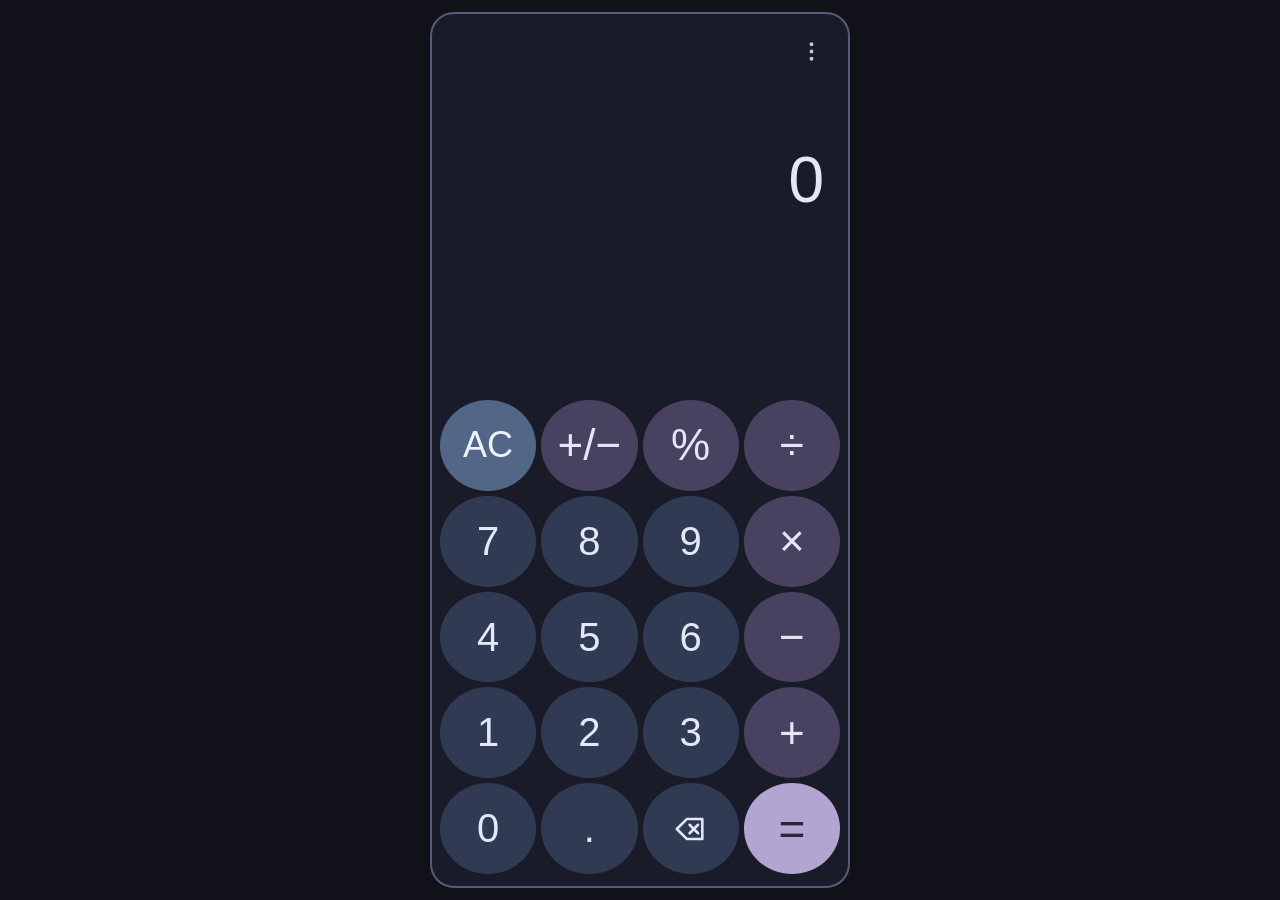
<file: Calculator Project/index.html>
<!DOCTYPE html>
<html lang="en">
<head>
  <meta charset="UTF-8">
  <meta name="viewport" content="width=device-width, initial-scale=1.0">
  <meta name="theme-color" content="#191c28">
  <title>Simple Calculator</title>
  <link rel="stylesheet" href="style.css">
</head>
<body>
  <main class="calculator" aria-label="Calculator">
    <!-- Keyboard help -->
    <div class="toolbar">
      <button id="help-button" class="icon-button" aria-label="Show keyboard help" aria-expanded="false" aria-controls="help-panel">
        <svg viewBox="0 0 24 24" aria-hidden="true"><circle cx="12" cy="5" r="1"/><circle cx="12" cy="12" r="1"/><circle cx="12" cy="19" r="1"/></svg>
      </button>
    </div>
    <section id="help-panel" class="panel" hidden>
      <h2>Keyboard help</h2>
      <p>Type numbers and +, -, *, or /.</p>
      <p>Enter or = : calculate<br>Backspace : delete<br>Escape : clear</p>
      <p>This calculator works one step at a time.<br>% divides the displayed number by 100.</p>
    </section>

    <!-- Calculator display -->
    <div class="screen">
      <div id="previous" class="previous"></div>
      <output id="display" aria-live="polite" aria-atomic="true">0</output>
      <p id="message" role="status"></p>
    </div>

    <!-- Calculator buttons -->
    <div class="buttons">
      <button class="key clear" data-value="AC">AC</button>
      <button class="key operator" data-value="sign" aria-label="Change sign">+/−</button>
      <button class="key operator" data-value="%" aria-label="Percent">%</button>
      <button class="key operator" data-value="/" aria-label="Divide">÷</button>

      <button class="key" data-value="7">7</button>
      <button class="key" data-value="8">8</button>
      <button class="key" data-value="9">9</button>
      <button class="key operator" data-value="*" aria-label="Multiply">×</button>

      <button class="key" data-value="4">4</button>
      <button class="key" data-value="5">5</button>
      <button class="key" data-value="6">6</button>
      <button class="key operator" data-value="-" aria-label="Subtract">−</button>

      <button class="key" data-value="1">1</button>
      <button class="key" data-value="2">2</button>
      <button class="key" data-value="3">3</button>
      <button class="key operator" data-value="+" aria-label="Add">+</button>

      <button class="key" data-value="0">0</button>
      <button class="key" data-value="." aria-label="Decimal point">.</button>
      <button class="key" data-value="DEL" aria-label="Delete last character">
        <svg viewBox="0 0 24 24" aria-hidden="true"><path d="M9 5h11v14H9l-7-7 7-7Z"/><path d="m11 9 6 6m0-6-6 6"/></svg>
      </button>
      <button class="key equals" data-value="=" aria-label="Equals">=</button>
    </div>
  </main>
  <script src="script.js"></script>
</body>
</html>
</file>
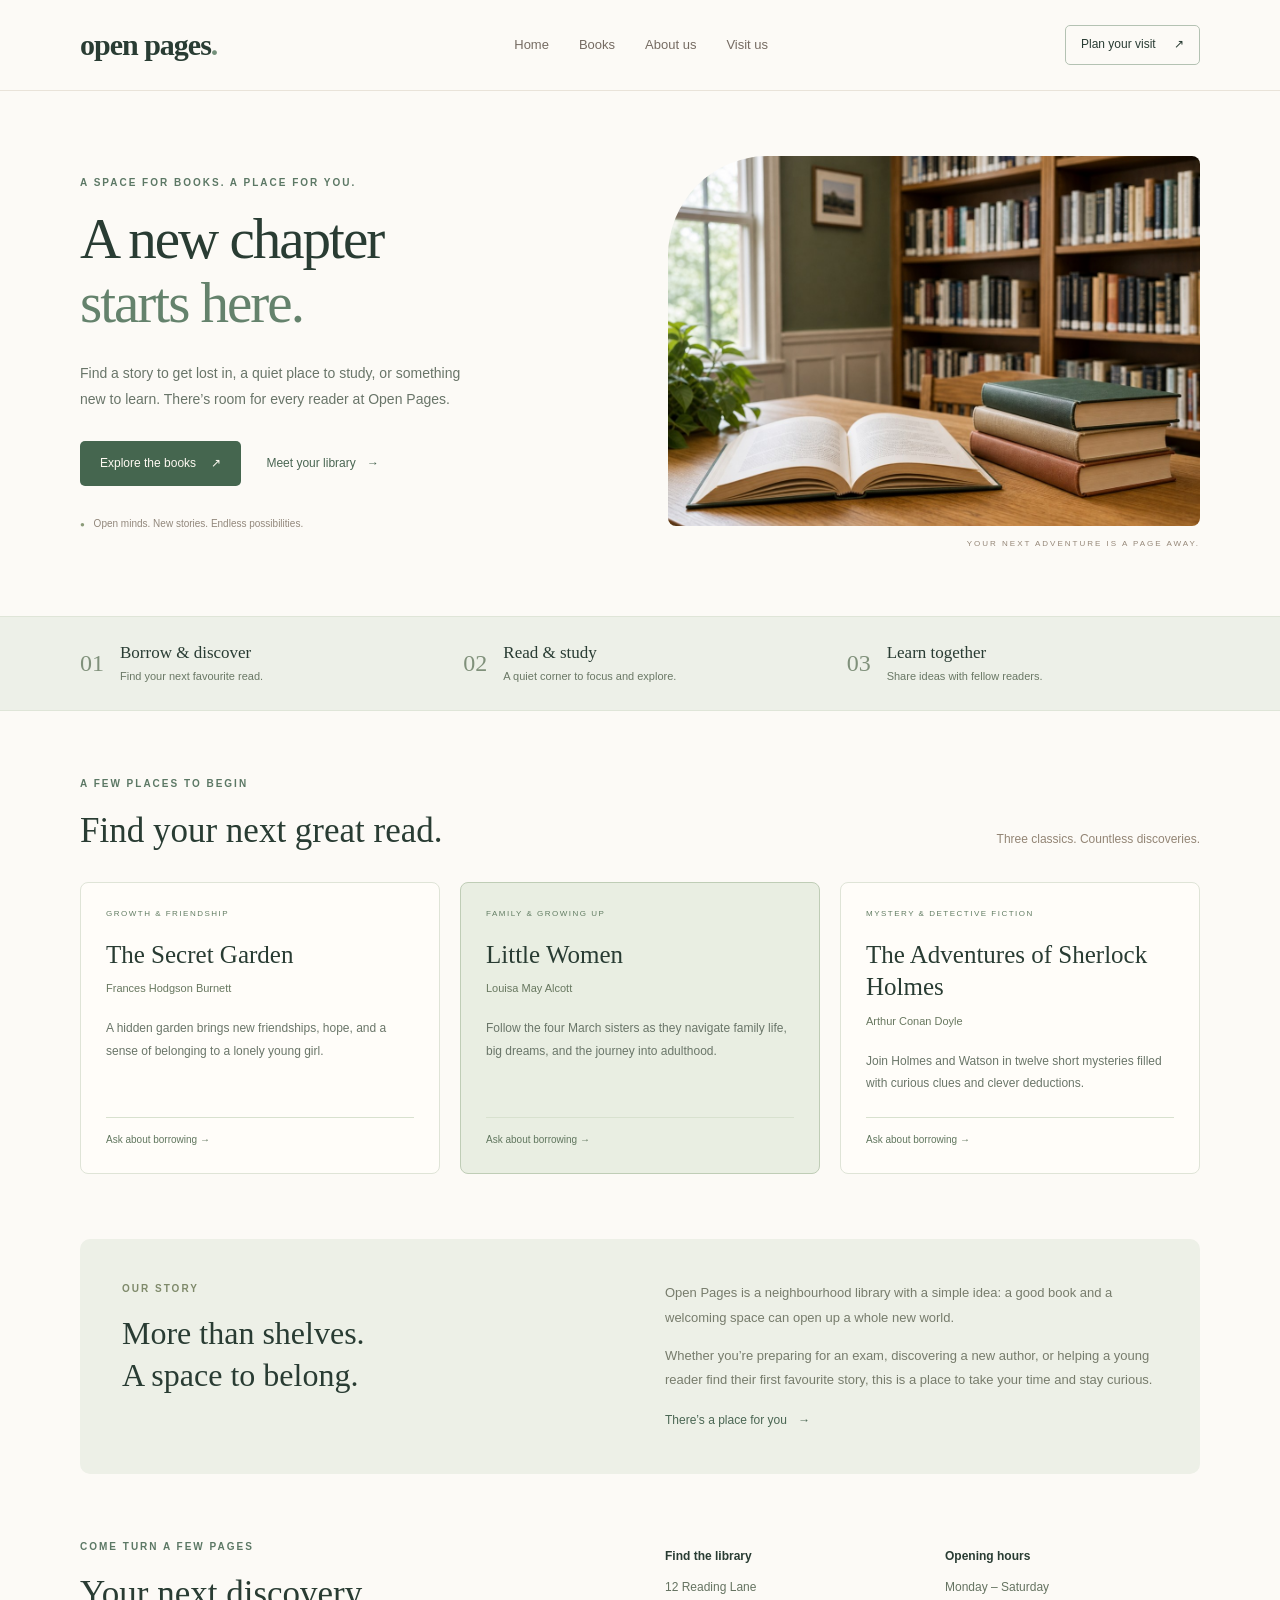
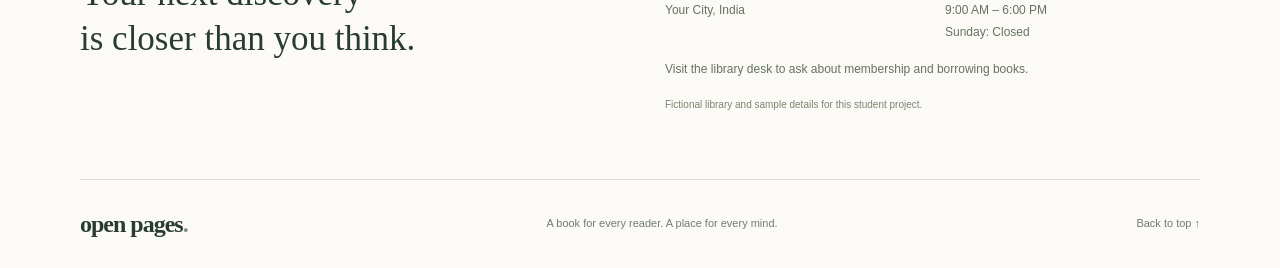
<file: Landing Page For LIbrary/index.html>
<!DOCTYPE html>
<html lang="en">
<head>
  <meta charset="UTF-8">
  <meta name="viewport" content="width=device-width, initial-scale=1.0">
  <meta name="description" content="Open Pages is a sample community library landing page made with HTML and CSS.">
  <title>Open Pages | Your Community Library</title>
  <link rel="stylesheet" href="style.css">
</head>
<body>
  <a class="skip-link" href="#home">Skip to main content</a>

  <!-- Header and navigation -->
  <header class="header">
    <div class="container header-row">
      <a class="logo" href="#home">open pages<span>.</span></a>
      <nav aria-label="Main navigation">
        <a href="#home">Home</a>
        <a href="#books">Books</a>
        <a href="#about">About us</a>
        <a href="#visit">Visit us</a>
      </nav>
      <a class="header-button" href="#visit">Plan your visit <span aria-hidden="true">↗</span></a>
    </div>
  </header>

  <main id="home">
    <!-- Welcome section -->
    <section class="hero container" aria-labelledby="hero-title">
      <div class="hero-text">
        <p class="small-title">A SPACE FOR BOOKS. A PLACE FOR YOU.</p>
        <h1 id="hero-title">A new chapter<br><span>starts here.</span></h1>
        <p class="description">Find a story to get lost in, a quiet place to study, or something new to learn. There’s room for every reader at Open Pages.</p>
        <div class="hero-buttons">
          <a class="button" href="#books">Explore the books <span aria-hidden="true">↗</span></a>
          <a class="text-link" href="#about">Meet your library <span aria-hidden="true">→</span></a>
        </div>
        <p class="hero-note"><span aria-hidden="true">●</span> Open minds. New stories. Endless possibilities.</p>
      </div>
      <div class="hero-image">
        <img src="library.jpg" alt="An open book and a stack of books on a wooden table in a sunlit library" width="1200" height="900">
        <p>YOUR NEXT ADVENTURE IS A PAGE AWAY.</p>
      </div>
    </section>

    <!-- Library services -->
    <section class="features" aria-label="Library services">
      <div class="container feature-row">
        <div><span class="feature-number">01</span><div><h2>Borrow & discover</h2><p>Find your next favourite read.</p></div></div>
        <div><span class="feature-number">02</span><div><h2>Read & study</h2><p>A quiet corner to focus and explore.</p></div></div>
        <div><span class="feature-number">03</span><div><h2>Learn together</h2><p>Share ideas with fellow readers.</p></div></div>
      </div>
    </section>

    <!-- Featured book cards -->
    <section id="books" class="books-section container" aria-labelledby="books-title">
      <div class="section-heading">
        <div><p class="small-title">A FEW PLACES TO BEGIN</p><h2 id="books-title">Find your next great read.</h2></div>
        <p>Three classics. Countless discoveries.</p>
      </div>
      <div class="books-grid">
        <article class="book-card">
          <span class="book-label">GROWTH & FRIENDSHIP</span>
          <h3>The Secret Garden</h3>
          <p class="book-author">Frances Hodgson Burnett</p>
          <p>A hidden garden brings new friendships, hope, and a sense of belonging to a lonely young girl.</p>
          <a class="book-footer" href="#visit">Ask about borrowing <span aria-hidden="true">→</span></a>
        </article>
        <article class="book-card featured-card">
          <span class="book-label">FAMILY & GROWING UP</span>
          <h3>Little Women</h3>
          <p class="book-author">Louisa May Alcott</p>
          <p>Follow the four March sisters as they navigate family life, big dreams, and the journey into adulthood.</p>
          <a class="book-footer" href="#visit">Ask about borrowing <span aria-hidden="true">→</span></a>
        </article>
        <article class="book-card">
          <span class="book-label">MYSTERY & DETECTIVE FICTION</span>
          <h3>The Adventures of Sherlock Holmes</h3>
          <p class="book-author">Arthur Conan Doyle</p>
          <p>Join Holmes and Watson in twelve short mysteries filled with curious clues and clever deductions.</p>
          <a class="book-footer" href="#visit">Ask about borrowing <span aria-hidden="true">→</span></a>
        </article>
      </div>
    </section>

    <!-- About the library -->
    <section id="about" class="about-section container" aria-labelledby="about-title">
      <div class="about-heading">
        <p class="small-title">OUR STORY</p>
        <h2 id="about-title">More than shelves.<br>A space to belong.</h2>
      </div>
      <div class="about-text">
        <p>Open Pages is a neighbourhood library with a simple idea: a good book and a welcoming space can open up a whole new world.</p>
        <p>Whether you’re preparing for an exam, discovering a new author, or helping a young reader find their first favourite story, this is a place to take your time and stay curious.</p>
        <a class="text-link" href="#visit">There’s a place for you <span aria-hidden="true">→</span></a>
      </div>
    </section>

    <!-- Address and opening hours -->
    <section id="visit" class="visit-section container" aria-labelledby="visit-title">
      <div><p class="small-title">COME TURN A FEW PAGES</p><h2 id="visit-title">Your next discovery<br>is closer than you think.</h2></div>
      <div class="visit-details">
        <div><h3>Find the library</h3><address>12 Reading Lane<br>Your City, India</address></div>
        <div><h3>Opening hours</h3><p>Monday – Saturday<br>9:00 AM – 6:00 PM<br>Sunday: Closed</p></div>
        <p class="borrowing-note">Visit the library desk to ask about membership and borrowing books.</p>
        <p class="demo-note">Fictional library and sample details for this student project.</p>
      </div>
    </section>
  </main>

  <!-- Footer -->
  <footer class="footer container">
    <a class="logo" href="#home">open pages<span>.</span></a>
    <p>A book for every reader. A place for every mind.</p>
    <a class="back-top" href="#home">Back to top ↑</a>
  </footer>
</body>
</html>
</file>
<file: Calculator Project/style.css>
/* Page layout */
* {
  box-sizing: border-box;
}

body {
  margin: 0;
  background: #101119;
  color: #e4e7f3;
  font-family: Arial, sans-serif;
  display: flex;
  justify-content: center;
  min-height: 100vh;
  color-scheme: dark;
}

button {
  font-family: inherit;
  cursor: pointer;
  -webkit-tap-highlight-color: transparent;
}

.calculator {
  width: calc(100% - 24px);
  max-width: 420px;
  height: calc(100vh - 24px);
  height: calc(100dvh - 24px);
  margin: 12px;
  /* Calculator border */
  background: #191c28;
  border: 2px solid #555b78;
  border-radius: 24px;
  max-height: 900px;
  min-height: 600px;
  padding: 16px 8px 12px;
  display: flex;
  flex-direction: column;
  position: relative;
}

/* Help button */
.toolbar {
  display: flex;
  justify-content: flex-end;
  padding: 0 8px;
}

.icon-button {
  width: 42px;
  height: 42px;
  border: none;
  border-radius: 50%;
  color: #c4c5ce;
  background: transparent;
}

svg {
  width: 25px;
  height: 25px;
  fill: none;
  stroke: currentColor;
  stroke-width: 1.8;
  stroke-linecap: round;
  stroke-linejoin: round;
  vertical-align: middle;
}

.panel {
  position: absolute;
  top: 68px;
  left: 16px;
  right: 16px;
  z-index: 2;
  padding: 20px;
  background: #252838;
  border: 1px solid #464952;
  border-radius: 16px;
  max-height: 300px;
  overflow-y: auto;
}

.panel h2 {
  font-size: 18px;
  font-weight: normal;
  margin: 0;
}

.panel p {
  color: #c2c5d2;
  font-size: 14px;
  line-height: 1.8;
}

/* Display */
.screen {
  flex: 1;
  min-height: 155px;
  padding: 34px 16px 15px;
  text-align: right;
  overflow: hidden;
}

.previous {
  color: #9a9eac;
  font-size: 20px;
  min-height: 30px;
  white-space: nowrap;
  overflow-x: auto;
}

#display {
  display: block;
  font-size: 64px;
  line-height: 1.4;
  font-weight: normal;
  white-space: nowrap;
  overflow-x: auto;
  scrollbar-width: thin;
}

#display.small {
  font-size: 37px;
}

#message {
  color: #cbbbe5;
  font-size: 14px;
  line-height: 1.5;
  min-height: 21px;
  margin-top: 12px;
}

/* Four columns of buttons */
.buttons {
  display: grid;
  grid-template-columns: repeat(4, minmax(0, 1fr));
  gap: 5px;
}

.key {
  width: 100%;
  aspect-ratio: 1.06;
  border: none;
  border-radius: 50%;
  background: #303b53;
  color: #e1e8f7;
  font-size: 40px;
  font-weight: normal;
  display: flex;
  align-items: center;
  justify-content: center;
  transition: filter 0.12s, transform 0.12s;
}

.operator {
  background: #48415f;
  color: #e9e3f7;
  font-size: 44px;
}

.clear {
  background: #526686;
  color: #edf2ff;
  font-size: 36px;
}

.equals {
  background: #b2a5d1;
  color: #2c263c;
  font-size: 46px;
}

.key svg {
  width: 34px;
  height: 34px;
}

button:hover {
  filter: brightness(1.15);
}

.icon-button:hover {
  background: #30354b;
}

.key:active {
  transform: scale(0.94);
  filter: brightness(1.3);
}

button:focus-visible {
  outline: 2px solid #b9d6fc;
  outline-offset: 2px;
}

/* Small screens */
@media (max-width: 360px) {
  .key { font-size: 34px; }
  .clear { font-size: 30px; }
  .calculator { min-height: 550px; }
}

@media (prefers-reduced-motion: reduce) {
  .key { transition: none; }
}
</file>
<file: Landing Page For LIbrary/style.css>
/* Basic styles */
* {
  box-sizing: border-box;
}

body {
  margin: 0;
  background: #fcfaf6;
  color: #293c33;
  font-family: Arial, sans-serif;
  line-height: 1.6;
}

a {
  color: inherit;
  text-decoration: none;
}

.container {
  width: 88%;
  max-width: 1120px;
  margin: 0 auto;
}

h1, h2, h3, p {
  margin-top: 0;
}

h1, h2, h3 {
  font-family: Georgia, serif;
  font-weight: normal;
}

h2 {
  font-size: 35px;
  line-height: 1.3;
}

.small-title {
  font-size: 10px;
  font-weight: bold;
  letter-spacing: 2px;
  color: #5c7865;
  margin-bottom: 16px;
}

section[id] {
  scroll-margin-top: 20px;
}

/* Header */
.header {
  border-bottom: 1px solid #e9e3d9;
}

.header-row {
  min-height: 90px;
  display: flex;
  align-items: center;
  justify-content: space-between;
  gap: 20px;
}

.logo {
  font-family: Georgia, serif;
  font-size: 30px;
  font-weight: bold;
  letter-spacing: -1px;
  white-space: nowrap;
}

.logo span {
  color: #74907b;
}

nav {
  display: flex;
  gap: 30px;
  font-size: 13px;
  color: #756b62;
}

nav a:hover, .text-link:hover, .back-top:hover {
  color: #4f715b;
  text-decoration: underline;
  text-underline-offset: 5px;
}

.header-button {
  border: 1px solid #b4c2b3;
  padding: 9px 15px;
  border-radius: 5px;
  font-size: 12px;
}

.header-button span {
  margin-left: 15px;
}

.header-button:hover {
  background: #eaf0e6;
}

/* Welcome section */
.hero {
  display: grid;
  grid-template-columns: 1fr 1fr;
  align-items: center;
  gap: 55px;
  padding: 65px 0;
}

h1 {
  font-size: 57px;
  line-height: 1.13;
  letter-spacing: -2px;
  margin-bottom: 24px;
}

h1 span {
  color: #64826c;
}

.description {
  max-width: 390px;
  color: #697569;
  font-size: 14px;
  line-height: 1.9;
  margin-bottom: 28px;
}

.hero-buttons {
  display: flex;
  align-items: center;
  gap: 25px;
}

.button {
  display: inline-block;
  background: #45664f;
  color: #fffaf3;
  padding: 13px 20px;
  border-radius: 5px;
  font-size: 12px;
}

.button span {
  margin-left: 12px;
}

.button:hover {
  background: #34503d;
}

.text-link {
  font-size: 12px;
  color: #4a6653;
}

.text-link span {
  margin-left: 8px;
}

.hero-note {
  font-size: 10px;
  color: #91877b;
  margin: 30px 0 0;
}

.hero-note span {
  font-size: 8px;
  color: #8b9b79;
  margin-right: 6px;
}

.hero-image img {
  display: block;
  width: 100%;
  height: 370px;
  object-fit: cover;
  border-radius: 100px 8px 8px 8px;
}

.hero-image p {
  text-align: right;
  font-size: 8px;
  letter-spacing: 2px;
  color: #958778;
  margin: 12px 0 0;
}

/* Feature columns */
.features {
  background: #edf0e8;
  border-top: 1px solid #dfe5d8;
  border-bottom: 1px solid #dfe5d8;
}

.feature-row {
  display: grid;
  grid-template-columns: repeat(3, 1fr);
  gap: 30px;
  padding: 25px 0;
}

.feature-row > div {
  display: flex;
  align-items: center;
  gap: 16px;
}

.feature-number {
  font-family: Georgia, serif;
  color: #80917b;
  font-size: 24px;
}

.feature-row h2 {
  font-size: 17px;
  margin-bottom: 4px;
}

.feature-row p {
  font-size: 11px;
  color: #6a7865;
  margin-bottom: 0;
}

/* Book cards */
.books-section {
  padding: 65px 0;
}

.section-heading {
  display: flex;
  justify-content: space-between;
  align-items: flex-end;
  gap: 20px;
  margin-bottom: 28px;
}

.section-heading h2 {
  margin-bottom: 0;
}

.section-heading > p {
  font-size: 12px;
  color: #938575;
  margin-bottom: 5px;
}

.books-grid {
  display: grid;
  grid-template-columns: repeat(3, 1fr);
  gap: 20px;
}

.book-card {
  display: flex;
  flex-direction: column;
  border: 1px solid #dfe4d7;
  border-radius: 8px;
  background: #fffdf9;
  padding: 25px;
}

.featured-card {
  background: #e9eee2;
  border-color: #bfcdb6;
}

.book-label {
  font-size: 8px;
  letter-spacing: 1.5px;
  color: #627d63;
}

.book-card h3 {
  font-size: 25px;
  line-height: 1.3;
  margin: 18px 0 7px;
}

.book-card .book-author {
  font-size: 11px;
  color: #687860;
  margin-bottom: 18px;
}

.book-card p {
  font-size: 12px;
  line-height: 1.9;
  color: #6a7669;
  margin-bottom: 22px;
}

.book-footer {
  margin-top: auto;
  display: block;
  border-top: 1px solid #d8e1cf;
  padding-top: 14px;
  font-size: 10px;
  color: #61775f;
}

.book-footer:hover {
  color: #34503d;
  text-decoration: underline;
}

/* About section */
.about-section {
  background: #edf0e7;
  border-radius: 10px;
  display: grid;
  grid-template-columns: 1fr 1fr;
  gap: 50px;
  padding: 42px;
}

.about-section .small-title {
  color: #7f8a6b;
}

.about-heading h2 {
  font-size: 32px;
  margin-bottom: 0;
}

.about-text p {
  font-size: 13px;
  line-height: 1.9;
  color: #777c6c;
}

/* Visit section */
.visit-section {
  display: grid;
  grid-template-columns: 1fr 1fr;
  gap: 50px;
  padding: 65px 0;
}

.visit-section h2 {
  margin-bottom: 0;
}

.visit-details {
  display: grid;
  grid-template-columns: 1fr 1fr;
  gap: 14px 25px;
  padding-top: 8px;
}

.visit-details h3 {
  font-family: Arial, sans-serif;
  font-size: 12px;
  font-weight: bold;
  margin-bottom: 10px;
}

.visit-details address, .visit-details p {
  font-size: 12px;
  font-style: normal;
  color: #657361;
  line-height: 1.9;
  margin-bottom: 0;
}

.borrowing-note {
  grid-column: 1 / -1;
}

.visit-details .demo-note {
  grid-column: 1 / -1;
  font-size: 10px;
  color: #798570;
}

/* Footer */
.footer {
  border-top: 1px solid #e5ddd1;
  display: flex;
  justify-content: space-between;
  align-items: center;
  gap: 20px;
  padding: 25px 0;
}

.footer .logo {
  font-size: 24px;
}

.footer p, .back-top {
  font-size: 11px;
  color: #717c6d;
  margin-bottom: 0;
}

/* Keyboard navigation */
a:focus-visible {
  outline: 2px solid #45664f;
  outline-offset: 5px;
}

.skip-link {
  position: absolute;
  top: -100px;
  left: 15px;
  background: #fff;
  padding: 10px;
}

.skip-link:focus {
  top: 10px;
}

/* Tablet screens */
@media (max-width: 950px) {
  .hero { gap: 30px; }
  h1 { font-size: 43px; }
  .hero-image img { height: 330px; }
  .hero-buttons { gap: 15px; flex-wrap: wrap; }
  .book-card { padding: 20px; }
  .book-card h3 { font-size: 23px; }
  .about-section { padding: 30px; gap: 30px; }
  nav { gap: 20px; }
}

/* Phone screens */
@media (max-width: 650px) {
  .header-row { flex-wrap: wrap; padding: 16px 0; gap: 12px; }
  .logo { font-size: 27px; }
  nav { order: 3; width: 100%; justify-content: space-between; }
  .header-button { font-size: 10px; padding: 7px 11px; }
  .hero { grid-template-columns: 1fr; padding: 38px 0; }
  h1 { font-size: 45px; }
  .hero-image img { height: 290px; border-top-left-radius: 70px; }
  .hero-note { margin-top: 22px; }
  .feature-row { grid-template-columns: 1fr; gap: 20px; }
  .section-heading { display: block; }
  .section-heading > p { margin-top: 14px; }
  .books-section { padding: 40px 0; }
  h2 { font-size: 30px; }
  .books-grid { grid-template-columns: 1fr; gap: 14px; }
  .book-card { padding: 24px; }
  .book-card h3 { font-size: 25px; }
  .about-section { grid-template-columns: 1fr; gap: 22px; padding: 28px; }
  .about-heading h2 { font-size: 28px; }
  .visit-section { grid-template-columns: 1fr; gap: 25px; padding: 40px 0; }
  .footer { flex-wrap: wrap; }
  .footer p { order: 3; width: 100%; }
}
</file>
